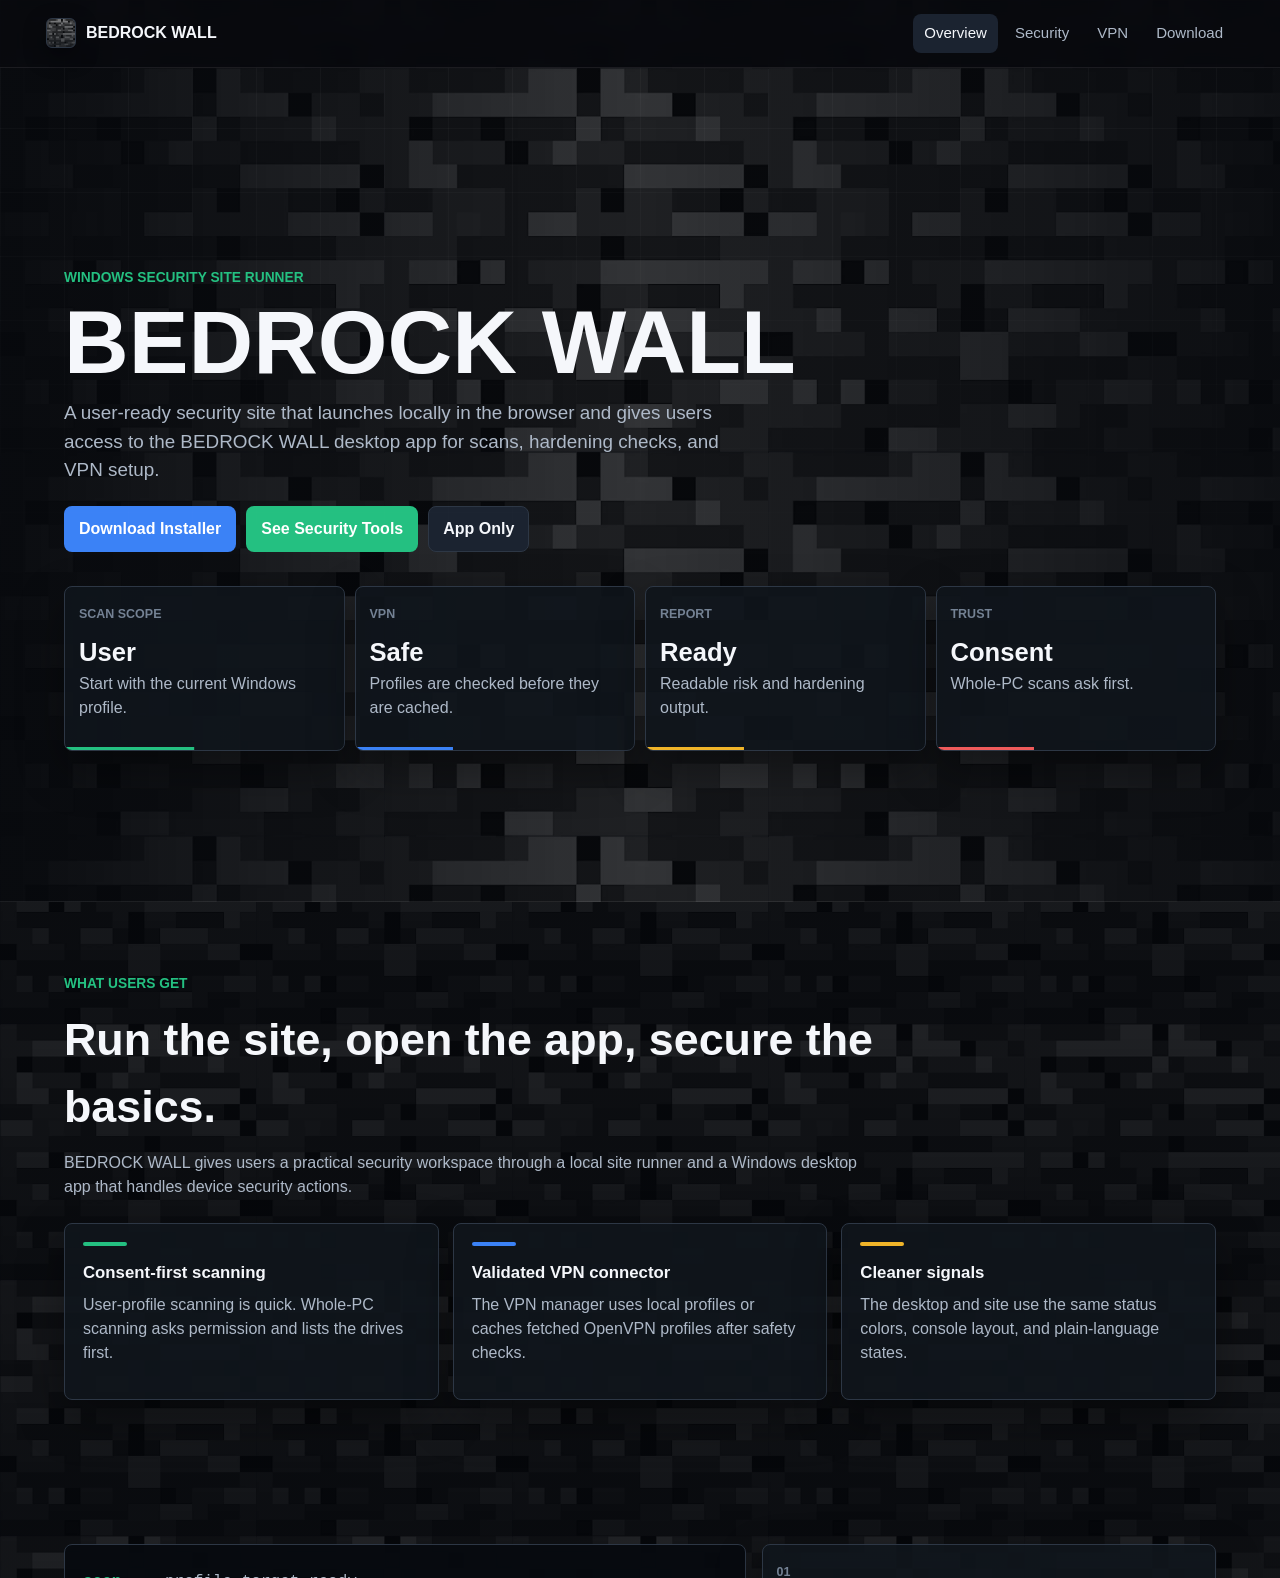
<file: index.html>
<!DOCTYPE html>
<html lang="en">
<head>
  <meta charset="UTF-8" />
  <meta name="viewport" content="width=device-width, initial-scale=1.0" />
  <meta http-equiv="refresh" content="0; url=pages/index.html" />
  <title>BEDROCK WALL</title>
  <link rel="stylesheet" href="pages/styles.css" />
</head>
<body>
  <main class="hero">
    <div class="hero-copy">
      <p class="eyebrow">Redirecting</p>
      <h1>BEDROCK WALL</h1>
      <p class="lead">Download BEDROCK WALL and secure your Windows device.</p>
      <div class="actions">
        <a class="button" href="pages/index.html">Open Download Site</a>
        <a class="button secondary" href="https://drive.google.com/file/d/1009OixcVhNz9jVyaunA8kSQN3QoA4m2z/view?usp=sharing" download>Download Installer</a>
      </div>
    </div>
  </main>
</body>
</html>
</file>
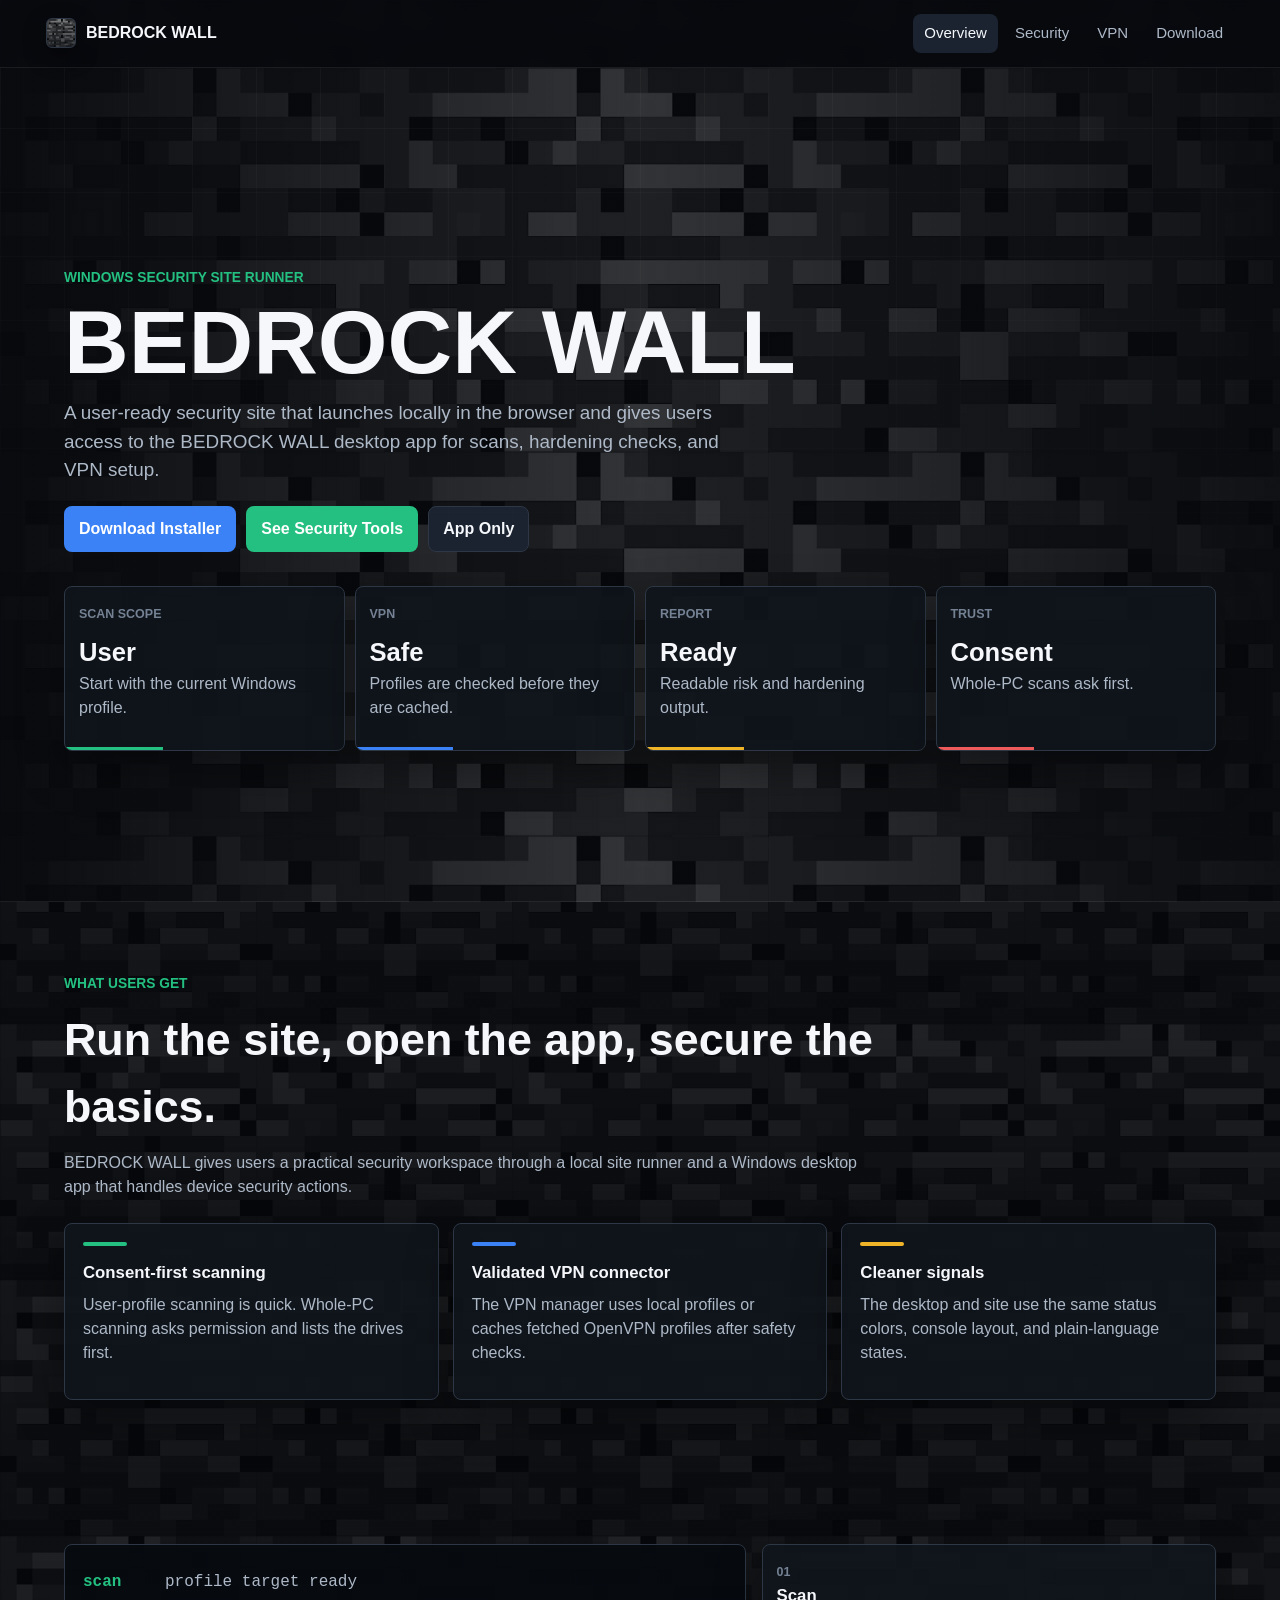
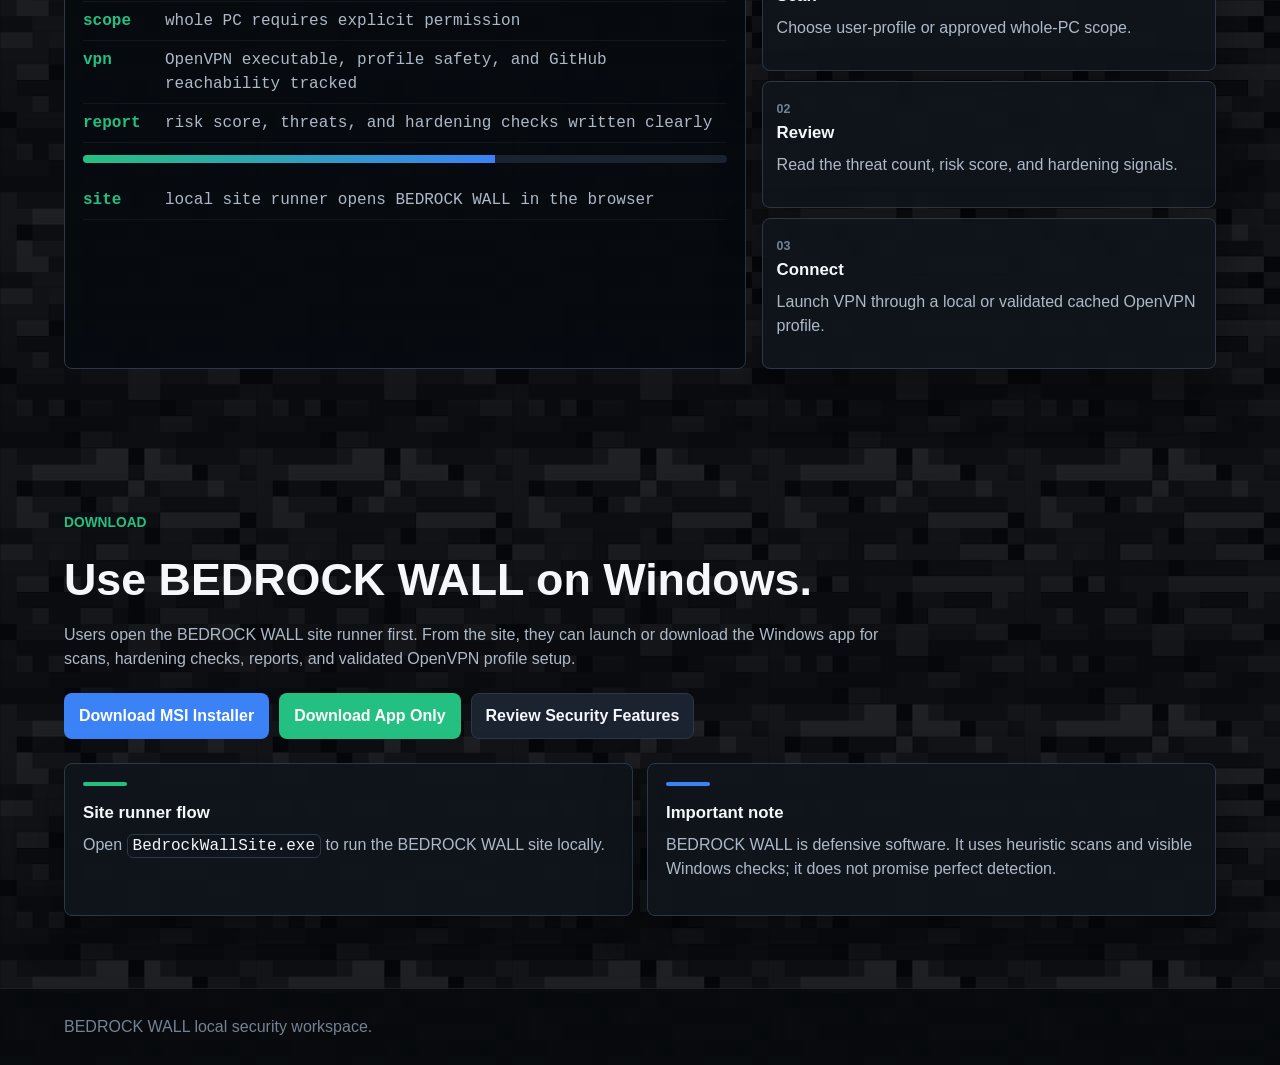
<file: pages/index.html>
<!DOCTYPE html>
<html lang="en">
<head>
  <meta charset="UTF-8" />
  <meta name="viewport" content="width=device-width, initial-scale=1.0" />
  <title>BEDROCK WALL</title>
  <link rel="stylesheet" href="styles.css" />
</head>
<body>
  <header class="topbar">
    <a class="brand" href="index.html" aria-label="BEDROCK WALL home">
      <span class="brand-mark" aria-hidden="true"></span>
      <span>BEDROCK WALL</span>
    </a>
    <nav class="nav" aria-label="Primary">
      <a href="index.html" aria-current="page">Overview</a>
      <a href="security.html">Security</a>
      <a href="vpn.html">VPN</a>
      <a href="#download">Download</a>
    </nav>
  </header>

  <main>
    <section class="hero">
      <div class="hero-copy">
        <p class="eyebrow">Windows security site runner</p>
        <h1>BEDROCK WALL</h1>
        <p class="lead">
          A user-ready security site that launches locally in the browser and gives users
          access to the BEDROCK WALL desktop app for scans, hardening checks, and VPN setup.
        </p>
        <div class="actions">
          <a class="button" href="https://drive.usercontent.google.com/download?id=1009OixcVhNz9jVyaunA8kSQN3QoA4m2z&export=download&authuser=0" download>Download Installer</a>
          <a class="button secondary" href="security.html">See Security Tools</a>
          <a class="button subtle" href="http://drive.usercontent.google.com/download?id=1DzBLLkLzKSBgN6AOCQHdrVT0ZfZ9NP-T&export=download&authuser=0" download>App Only</a>
        </div>
      </div>

      <div class="console-strip" aria-label="BEDROCK WALL status summary">
        <div class="tile">
          <span class="label">Scan Scope</span>
          <span class="value">User</span>
          <p>Start with the current Windows profile.</p>
        </div>
        <div class="tile">
          <span class="label">VPN</span>
          <span class="value">Safe</span>
          <p>Profiles are checked before they are cached.</p>
        </div>
        <div class="tile">
          <span class="label">Report</span>
          <span class="value">Ready</span>
          <p>Readable risk and hardening output.</p>
        </div>
        <div class="tile">
          <span class="label">Trust</span>
          <span class="value">Consent</span>
          <p>Whole-PC scans ask first.</p>
        </div>
      </div>
    </section>

    <section class="section">
      <div class="section-header">
        <p class="eyebrow">What users get</p>
        <h2>Run the site, open the app, secure the basics.</h2>
        <p>
          BEDROCK WALL gives users a practical security workspace through a local site
          runner and a Windows desktop app that handles device security actions.
        </p>
      </div>

      <div class="grid">
        <article class="feature">
          <div class="accent"></div>
          <h3>Consent-first scanning</h3>
          <p>User-profile scanning is quick. Whole-PC scanning asks permission and lists the drives first.</p>
        </article>
        <article class="feature">
          <div class="accent blue"></div>
          <h3>Validated VPN connector</h3>
          <p>The VPN manager uses local profiles or caches fetched OpenVPN profiles after safety checks.</p>
        </article>
        <article class="feature">
          <div class="accent amber"></div>
          <h3>Cleaner signals</h3>
          <p>The desktop and site use the same status colors, console layout, and plain-language states.</p>
        </article>
      </div>
    </section>

    <section class="section">
      <div class="workspace">
        <div class="terminal" aria-label="Console preview">
          <div class="terminal-line"><strong>scan</strong><span>profile target ready</span></div>
          <div class="terminal-line"><strong>scope</strong><span>whole PC requires explicit permission</span></div>
          <div class="terminal-line"><strong>vpn</strong><span>OpenVPN executable, profile safety, and GitHub reachability tracked</span></div>
          <div class="terminal-line"><strong>report</strong><span>risk score, threats, and hardening checks written clearly</span></div>
          <div class="meter"><span></span></div>
          <div class="terminal-line"><strong>site</strong><span>local site runner opens BEDROCK WALL in the browser</span></div>
        </div>

        <div class="timeline">
          <article class="timeline-item">
            <span class="label">01</span>
            <h3>Scan</h3>
            <p>Choose user-profile or approved whole-PC scope.</p>
          </article>
          <article class="timeline-item">
            <span class="label">02</span>
            <h3>Review</h3>
            <p>Read the threat count, risk score, and hardening signals.</p>
          </article>
          <article class="timeline-item">
            <span class="label">03</span>
            <h3>Connect</h3>
            <p>Launch VPN through a local or validated cached OpenVPN profile.</p>
          </article>
        </div>
      </div>
    </section>

    <section class="section" id="download">
      <div class="section-header">
        <p class="eyebrow">Download</p>
        <h2>Use BEDROCK WALL on Windows.</h2>
        <p>
          Users open the BEDROCK WALL site runner first. From the site, they can launch
          or download the Windows app for scans, hardening checks, reports, and validated
          OpenVPN profile setup.
        </p>
        <div class="actions">
          <a class="button" href="https://drive.usercontent.google.com/download?id=1009OixcVhNz9jVyaunA8kSQN3QoA4m2z&export=download&authuser=0" download>Download MSI Installer</a>
          <a class="button secondary" href="http://drive.usercontent.google.com/download?id=1DzBLLkLzKSBgN6AOCQHdrVT0ZfZ9NP-T&export=download&authuser=0" download>Download App Only</a>
          <a class="button subtle" href="security.html">Review Security Features</a>
        </div>
      </div>
      <div class="grid two">
        <article class="feature">
          <div class="accent"></div>
          <h3>Site runner flow</h3>
          <p>Open <code>BedrockWallSite.exe</code> to run the BEDROCK WALL site locally.</p>
        </article>
        <article class="feature">
          <div class="accent blue"></div>
          <h3>Important note</h3>
          <p>BEDROCK WALL is defensive software. It uses heuristic scans and visible Windows checks; it does not promise perfect detection.</p>
        </article>
      </div>
    </section>
  </main>

  <footer class="footer">
    BEDROCK WALL local security workspace.
  </footer>
</body>
</html>
</file>
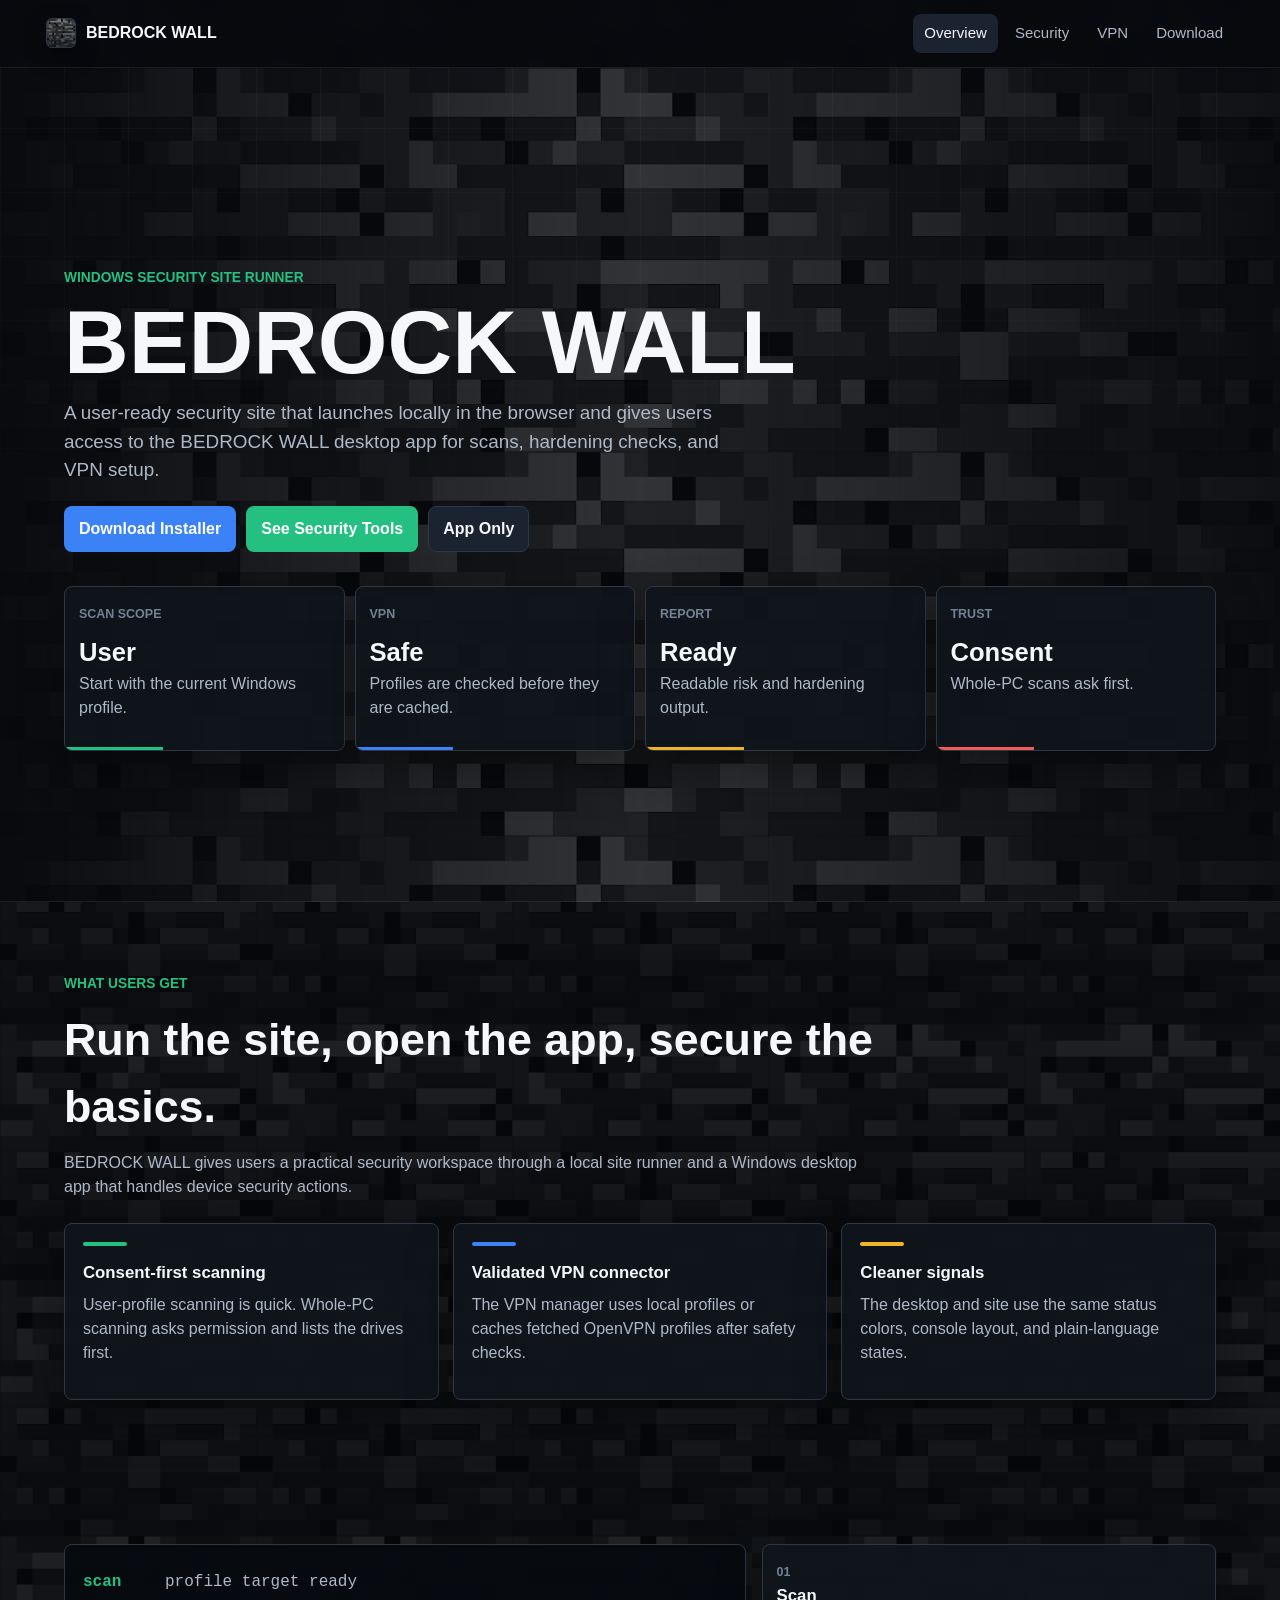
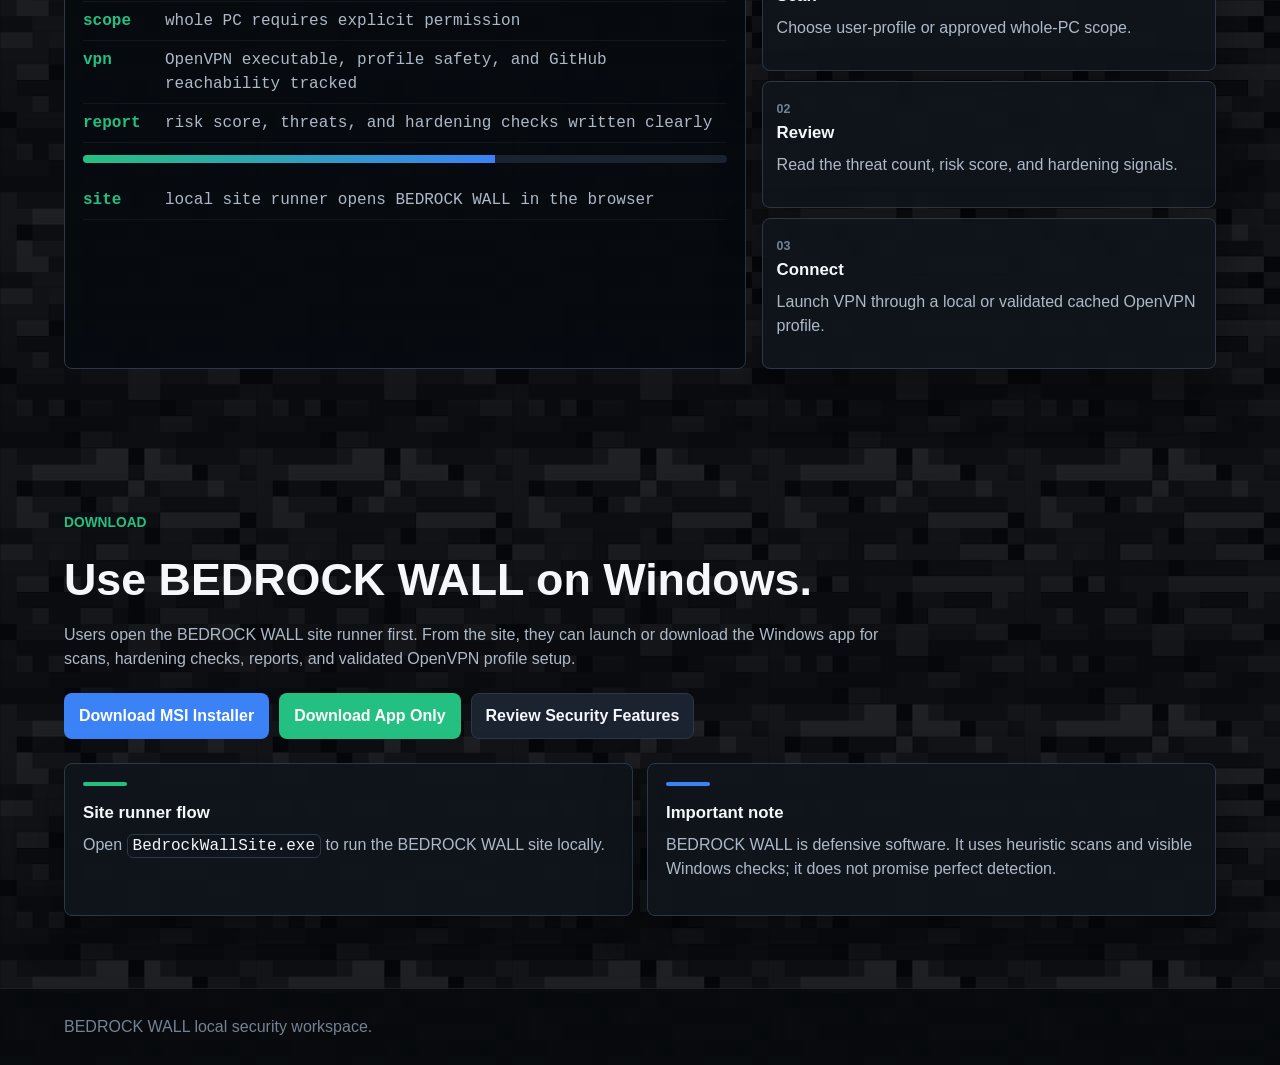
<file: BEDROCKWALL.html>
<!DOCTYPE html>
<html lang="en">
<head>
  <meta charset="UTF-8" />
  <meta name="viewport" content="width=device-width, initial-scale=1.0" />
  <meta http-equiv="refresh" content="0; url=pages/index.html" />
  <title>BEDROCK WALL</title>
  <link rel="stylesheet" href="pages/styles.css" />
</head>
<body>
  <main class="hero">
    <div class="hero-copy">
      <p class="eyebrow">Redirecting</p>
      <h1>BEDROCK WALL</h1>
      <p class="lead">Download BEDROCK WALL and secure your Windows device.</p>
      <div class="actions">
        <a class="button" href="pages/index.html">Open Download Site</a>
        <a class="button secondary" href="dist-msi/BedrockWallSetup.msi" download>Download Installer</a>
      </div>
    </div>
  </main>
</body>
</html>
</file>
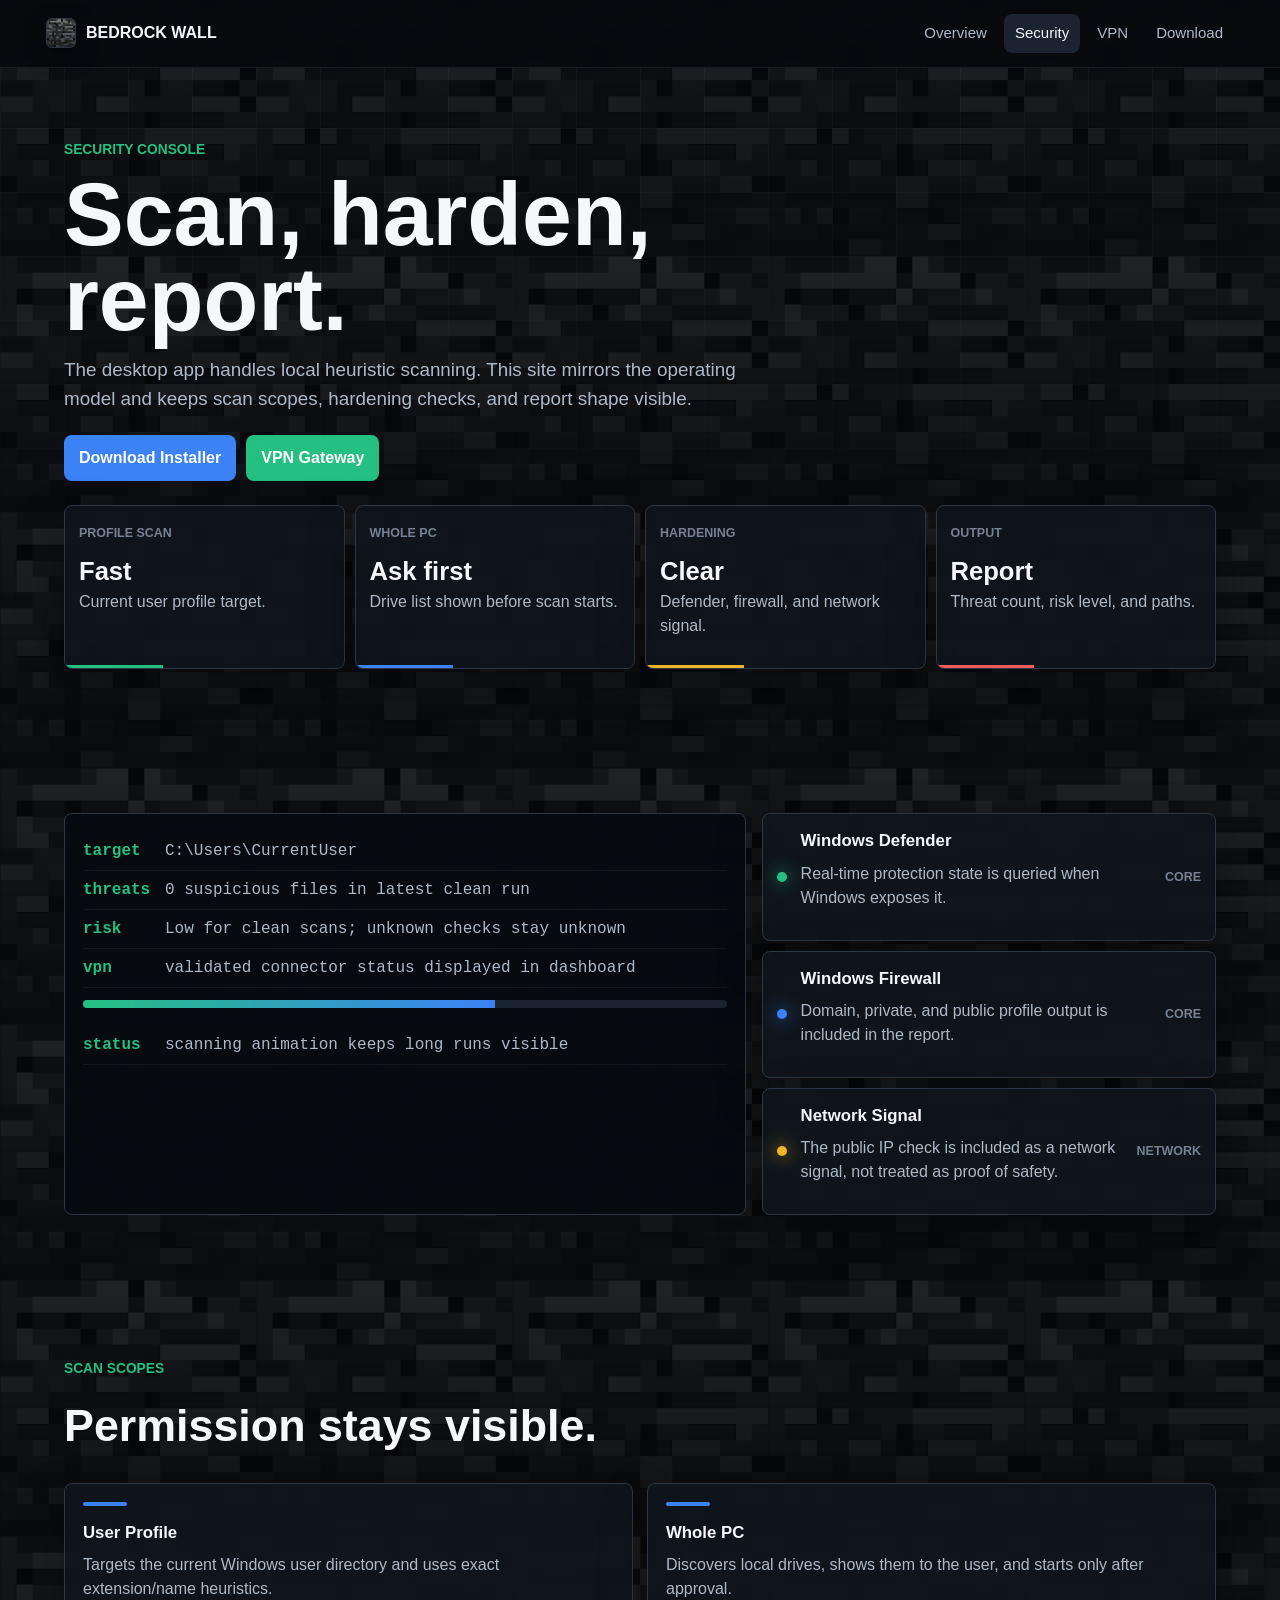
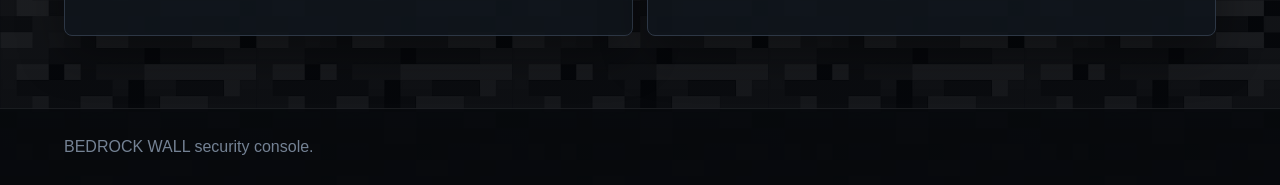
<file: pages/security.html>
<!DOCTYPE html>
<html lang="en">
<head>
  <meta charset="UTF-8" />
  <meta name="viewport" content="width=device-width, initial-scale=1.0" />
  <title>BEDROCK WALL Security Console</title>
  <link rel="stylesheet" href="styles.css" />
</head>
<body>
  <header class="topbar">
    <a class="brand" href="index.html" aria-label="BEDROCK WALL home">
      <span class="brand-mark" aria-hidden="true"></span>
      <span>BEDROCK WALL</span>
    </a>
    <nav class="nav" aria-label="Primary">
      <a href="index.html">Overview</a>
      <a href="security.html" aria-current="page">Security</a>
      <a href="vpn.html">VPN</a>
      <a href="index.html#download">Download</a>
    </nav>
  </header>

  <main>
    <section class="section">
      <div class="section-header">
        <p class="eyebrow">Security console</p>
        <h1>Scan, harden, report.</h1>
        <p class="lead">
          The desktop app handles local heuristic scanning. This site mirrors the operating model
          and keeps scan scopes, hardening checks, and report shape visible.
        </p>
        <div class="actions">
          <a class="button" href="../dist-msi/BedrockWallSetup.msi" download>Download Installer</a>
          <a class="button secondary" href="vpn.html">VPN Gateway</a>
        </div>
      </div>

      <div class="console-strip">
        <div class="tile">
          <span class="label">Profile Scan</span>
          <span class="value">Fast</span>
          <p>Current user profile target.</p>
        </div>
        <div class="tile">
          <span class="label">Whole PC</span>
          <span class="value">Ask first</span>
          <p>Drive list shown before scan starts.</p>
        </div>
        <div class="tile">
          <span class="label">Hardening</span>
          <span class="value">Clear</span>
          <p>Defender, firewall, and network signal.</p>
        </div>
        <div class="tile">
          <span class="label">Output</span>
          <span class="value">Report</span>
          <p>Threat count, risk level, and paths.</p>
        </div>
      </div>
    </section>

    <section class="section">
      <div class="workspace">
        <div class="terminal" aria-label="Report preview">
          <div class="terminal-line"><strong>target</strong><span>C:\Users\CurrentUser</span></div>
          <div class="terminal-line"><strong>threats</strong><span>0 suspicious files in latest clean run</span></div>
          <div class="terminal-line"><strong>risk</strong><span>Low for clean scans; unknown checks stay unknown</span></div>
          <div class="terminal-line"><strong>vpn</strong><span>validated connector status displayed in dashboard</span></div>
          <div class="meter"><span></span></div>
          <div class="terminal-line"><strong>status</strong><span>scanning animation keeps long runs visible</span></div>
        </div>

        <div class="checklist">
          <div class="check-row">
            <span class="dot"></span>
            <div>
              <h3>Windows Defender</h3>
              <p>Real-time protection state is queried when Windows exposes it.</p>
            </div>
            <span class="label">Core</span>
          </div>
          <div class="check-row">
            <span class="dot blue"></span>
            <div>
              <h3>Windows Firewall</h3>
              <p>Domain, private, and public profile output is included in the report.</p>
            </div>
            <span class="label">Core</span>
          </div>
          <div class="check-row">
            <span class="dot amber"></span>
            <div>
              <h3>Network Signal</h3>
              <p>The public IP check is included as a network signal, not treated as proof of safety.</p>
            </div>
            <span class="label">Network</span>
          </div>
        </div>
      </div>
    </section>

    <section class="section">
      <div class="section-header">
        <p class="eyebrow">Scan scopes</p>
        <h2>Permission stays visible.</h2>
      </div>
      <div class="grid two">
        <article class="feature">
          <div class="accent blue"></div>
          <h3>User Profile</h3>
          <p>Targets the current Windows user directory and uses exact extension/name heuristics.</p>
        </article>
        <article class="feature">
          <div class="accent amber"></div>
          <h3>Whole PC</h3>
          <p>Discovers local drives, shows them to the user, and starts only after approval.</p>
        </article>
      </div>
    </section>
  </main>

  <footer class="footer">
    BEDROCK WALL security console.
  </footer>
</body>
</html>
</file>
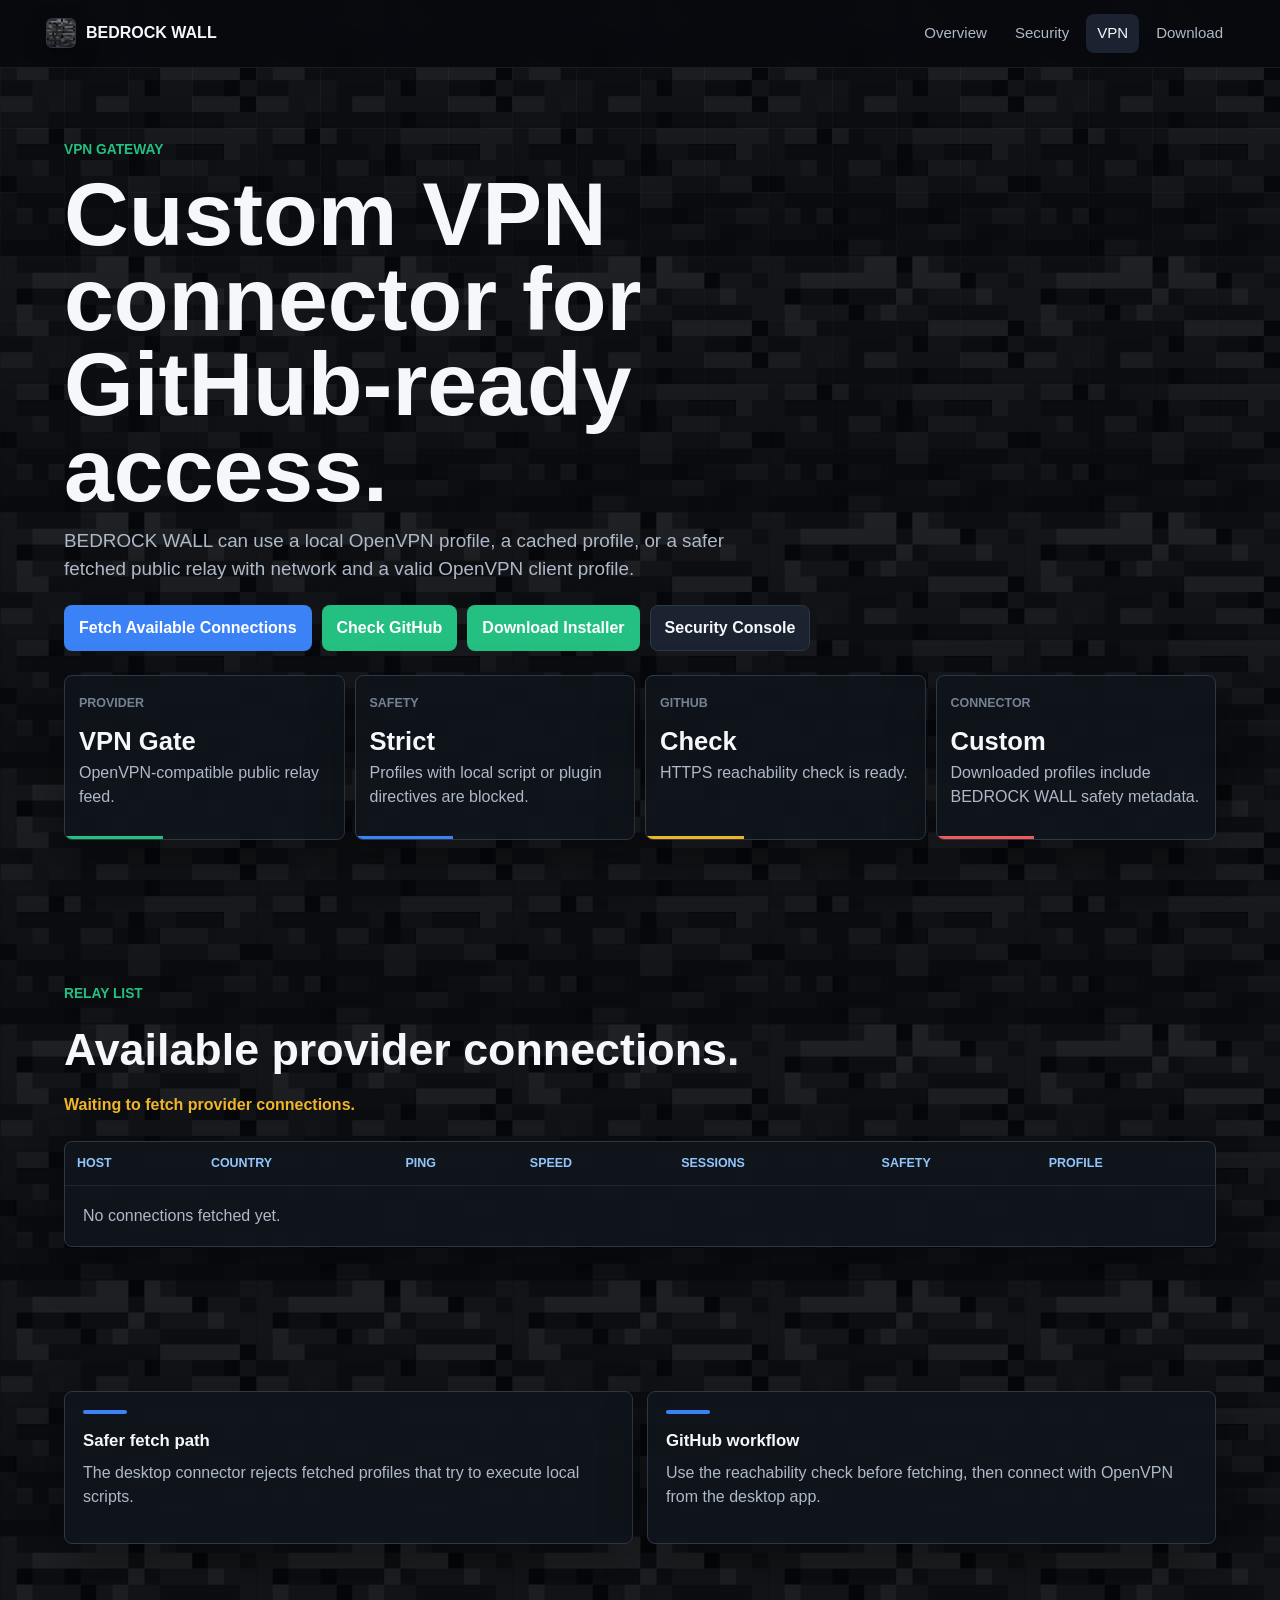
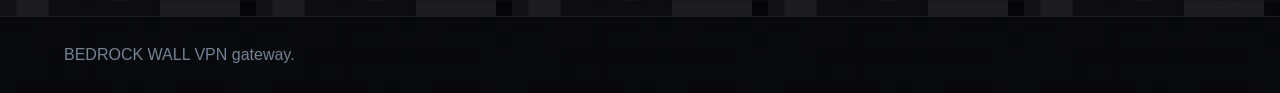
<file: pages/vpn.html>
<!DOCTYPE html>
<html lang="en">
<head>
  <meta charset="UTF-8" />
  <meta name="viewport" content="width=device-width, initial-scale=1.0" />
  <title>BEDROCK WALL VPN Gateway</title>
  <link rel="stylesheet" href="styles.css" />
</head>
<body>
  <header class="topbar">
    <a class="brand" href="index.html" aria-label="BEDROCK WALL home">
      <span class="brand-mark" aria-hidden="true"></span>
      <span>BEDROCK WALL</span>
    </a>
    <nav class="nav" aria-label="Primary">
      <a href="index.html">Overview</a>
      <a href="security.html">Security</a>
      <a href="vpn.html" aria-current="page">VPN</a>
      <a href="index.html#download">Download</a>
    </nav>
  </header>

  <main>
    <section class="section">
      <div class="section-header">
        <p class="eyebrow">VPN gateway</p>
        <h1>Custom VPN connector for GitHub-ready access.</h1>
        <p class="lead">
          BEDROCK WALL can use a local OpenVPN profile, a cached profile, or a safer fetched
          public relay with network and a valid OpenVPN client profile.
        </p>
        <div class="actions">
          <button id="fetchButton" type="button">Fetch Available Connections</button>
          <button id="githubButton" class="secondary" type="button">Check GitHub</button>
          <a class="button secondary" href="../dist-msi/BedrockWallSetup.msi" download>Download Installer</a>
          <a class="button subtle" href="security.html">Security Console</a>
        </div>
      </div>

      <div class="console-strip">
        <div class="tile">
          <span class="label">Provider</span>
          <span class="value">VPN Gate</span>
          <p>OpenVPN-compatible public relay feed.</p>
        </div>
        <div class="tile">
          <span class="label">Safety</span>
          <span class="value">Strict</span>
          <p>Profiles with local script or plugin directives are blocked.</p>
        </div>
        <div class="tile">
          <span class="label">GitHub</span>
          <span class="value" id="githubValue">Check</span>
          <p id="githubStatus">HTTPS reachability check is ready.</p>
        </div>
        <div class="tile">
          <span class="label">Connector</span>
          <span class="value">Custom</span>
          <p>Downloaded profiles include BEDROCK WALL safety metadata.</p>
        </div>
      </div>
    </section>

    <section class="section">
      <div class="section-header">
        <p class="eyebrow">Relay list</p>
        <h2>Available provider connections.</h2>
        <p id="status" class="status">Waiting to fetch provider connections.</p>
      </div>

      <div class="table-wrap">
        <table>
          <thead>
            <tr>
              <th>Host</th>
              <th>Country</th>
              <th>Ping</th>
              <th>Speed</th>
              <th>Sessions</th>
              <th>Safety</th>
              <th>Profile</th>
            </tr>
          </thead>
          <tbody id="connections">
            <tr><td class="empty" colspan="7">No connections fetched yet.</td></tr>
          </tbody>
        </table>
      </div>
    </section>

    <section class="section">
      <div class="grid two">
        <article class="feature">
          <div class="accent blue"></div>
          <h3>Safer fetch path</h3>
          <p>The desktop connector rejects fetched profiles that try to execute local scripts.</p>
        </article>
        <article class="feature">
          <div class="accent amber"></div>
          <h3>GitHub workflow</h3>
          <p>Use the reachability check before fetching, then connect with OpenVPN from the desktop app.</p>
        </article>
      </div>
    </section>
  </main>

  <footer class="footer">
    BEDROCK WALL VPN gateway.
  </footer>

  <script>
    const API_URL = 'https://www.vpngate.net/api/iphone/';
    const statusEl = document.getElementById('status');
    const connectionsEl = document.getElementById('connections');
    const fetchButton = document.getElementById('fetchButton');
    const githubButton = document.getElementById('githubButton');
    const githubValue = document.getElementById('githubValue');
    const githubStatus = document.getElementById('githubStatus');
    const blockedDirectives = new Set([
      'auth-user-pass-verify',
      'client-connect',
      'client-disconnect',
      'down',
      'ipchange',
      'learn-address',
      'plugin',
      'route-up',
      'script-security',
      'tls-verify',
      'up',
    ]);

    function toNumber(value) {
      const number = Number.parseInt(value || '0', 10);
      return Number.isFinite(number) ? number : 0;
    }

    function parseCsvLine(line) {
      const cells = [];
      let current = '';
      let quoted = false;

      for (let index = 0; index < line.length; index += 1) {
        const char = line[index];
        const next = line[index + 1];

        if (char === '"' && quoted && next === '"') {
          current += '"';
          index += 1;
        } else if (char === '"') {
          quoted = !quoted;
        } else if (char === ',' && !quoted) {
          cells.push(current);
          current = '';
        } else {
          current += char;
        }
      }

      cells.push(current);
      return cells;
    }

    function profileDirectives(configText) {
      const directives = [];
      let inInlineBlock = false;
      for (const rawLine of configText.split(/\r?\n/)) {
        const line = rawLine.trim();
        if (!line || line.startsWith('#') || line.startsWith(';')) continue;
        if (line.startsWith('<') && line.endsWith('>')) {
          inInlineBlock = !line.startsWith('</');
          continue;
        }
        if (inInlineBlock) continue;
        const parts = line.split(/\s+/, 2);
        directives.push({ name: parts[0].toLowerCase(), value: line.slice(parts[0].length).trim() });
      }
      return directives;
    }

    function validateProfile(connection) {
      let configText = '';
      try {
        configText = atob(connection.config);
      } catch (error) {
        return { ok: false, label: 'Invalid base64', configText: '' };
      }

      const directives = profileDirectives(configText);
      const names = new Set(directives.map((directive) => directive.name));
      const remoteValues = directives.filter((directive) => directive.name === 'remote').map((directive) => directive.value);
      const remoteMatches = remoteValues.some((value) => {
        const host = value.split(/\s+/)[0].toLowerCase();
        return host === connection.host.toLowerCase() || host === connection.ip.toLowerCase();
      });
      const blocked = [...names].filter((name) => blockedDirectives.has(name));

      if (!names.has('client') || !names.has('remote')) return { ok: false, label: 'Not client', configText };
      if (!remoteMatches) return { ok: false, label: 'Remote mismatch', configText };
      if (blocked.length) return { ok: false, label: `Blocked: ${blocked.join(', ')}`, configText };
      return { ok: true, label: 'Safe', configText };
    }

    function addConnectorLayer(configText) {
      const lines = configText.replace(/\r\n/g, '\n').replace(/\r/g, '\n').split('\n').map((line) => line.trimEnd());
      const existing = new Set(lines.map((line) => line.trim().toLowerCase()));
      const additions = [
        '',
        '# BEDROCK WALL custom connector safety layer',
        'auth-nocache',
        'setenv BEDROCKWALL_CONNECTOR "github-ready"',
      ];
      for (const addition of additions) {
        if (!addition || !existing.has(addition.toLowerCase())) lines.push(addition);
      }
      return `${lines.join('\n').trim()}\n`;
    }

    function parseConnections(payload) {
      const lines = payload.split(/\r?\n/).map((line) => line.trim()).filter(Boolean);
      const headerIndex = lines.findIndex((line) => line.startsWith('#HostName,'));
      if (headerIndex === -1) return [];

      const headers = parseCsvLine(lines[headerIndex].replace(/^#/, ''));
      const rows = [];
      for (const line of lines.slice(headerIndex + 1)) {
        if (line.startsWith('*')) break;
        rows.push(line);
      }

      return rows.map((row) => {
        const cells = parseCsvLine(row);
        const item = {};
        headers.forEach((header, index) => {
          item[header] = cells[index] || '';
        });
        return {
          host: item.HostName,
          ip: item.IP,
          country: item.CountryLong || item.CountryShort || 'Unknown',
          ping: toNumber(item.Ping),
          speed: toNumber(item.Speed),
          score: toNumber(item.Score),
          sessions: toNumber(item.NumVpnSessions),
          config: item.OpenVPN_ConfigData_Base64 || '',
        };
      }).map((item) => ({ ...item, safety: validateProfile(item) }))
        .filter((item) => item.host && item.config && item.speed > 0 && item.score > 0 && item.safety.ok);
    }

    function downloadProfile(connection) {
      const configText = addConnectorLayer(connection.safety.configText);
      const blob = new Blob([configText], { type: 'application/x-openvpn-profile' });
      const link = document.createElement('a');
      link.href = URL.createObjectURL(blob);
      link.download = `${connection.host}.ovpn`;
      document.body.appendChild(link);
      link.click();
      link.remove();
      URL.revokeObjectURL(link.href);
    }

    function renderEmpty(message) {
      connectionsEl.innerHTML = '';
      const row = document.createElement('tr');
      const cell = document.createElement('td');
      cell.className = 'empty';
      cell.colSpan = 7;
      cell.textContent = message;
      row.appendChild(cell);
      connectionsEl.appendChild(row);
    }

    function renderConnections(connections) {
      if (!connections.length) {
        renderEmpty('No available provider connections found.');
        return;
      }

      connectionsEl.innerHTML = '';
      connections.forEach((connection) => {
        const row = document.createElement('tr');
        [
          connection.host,
          connection.country,
          `${connection.ping || 'n/a'} ms`,
          `${Math.round(connection.speed / 1000000)} Mbps`,
          String(connection.sessions),
        ].forEach((value) => {
          const cell = document.createElement('td');
          cell.textContent = value;
          row.appendChild(cell);
        });

        const safetyCell = document.createElement('td');
        const badge = document.createElement('span');
        badge.className = 'badge safe';
        badge.textContent = connection.safety.label;
        safetyCell.appendChild(badge);
        row.appendChild(safetyCell);

        const actionCell = document.createElement('td');
        const downloadButton = document.createElement('button');
        downloadButton.type = 'button';
        downloadButton.textContent = 'Download .ovpn';
        downloadButton.addEventListener('click', () => downloadProfile(connection));
        actionCell.appendChild(downloadButton);
        row.appendChild(actionCell);
        connectionsEl.appendChild(row);
      });
    }

    async function fetchConnections() {
      fetchButton.disabled = true;
      statusEl.textContent = 'Fetching available provider connections...';
      renderEmpty('Fetching relay feed...');
      try {
        const response = await fetch(API_URL, { cache: 'no-store' });
        if (!response.ok) throw new Error(`Provider returned ${response.status}`);
        const payload = await response.text();
        const connections = parseConnections(payload)
          .sort((left, right) => right.score - left.score || right.speed - left.speed || left.ping - right.ping)
          .slice(0, 12);
        renderConnections(connections);
        statusEl.textContent = `Fetched ${connections.length} available connection${connections.length === 1 ? '' : 's'}.`;
      } catch (error) {
        statusEl.textContent = `Unable to fetch provider connections: ${error.message}`;
        renderEmpty('Provider fetch failed. The desktop app can also fetch and cache profiles.');
      } finally {
        fetchButton.disabled = false;
      }
    }

    async function checkGitHub() {
      githubButton.disabled = true;
      githubValue.textContent = 'Checking';
      githubStatus.textContent = 'Checking GitHub HTTPS reachability...';
      try {
        const response = await fetch('https://api.github.com/meta', {
          cache: 'no-store',
          headers: { Accept: 'application/vnd.github+json' },
        });
        if (response.status === 403) {
          githubValue.textContent = 'Limited';
          githubStatus.textContent = 'GitHub is reachable, but the API rate limit answered first.';
          return;
        }
        if (!response.ok) throw new Error(`GitHub returned ${response.status}`);
        githubValue.textContent = 'Ready';
        githubStatus.textContent = 'GitHub is reachable over HTTPS.';
      } catch (error) {
        githubValue.textContent = 'Blocked';
        githubStatus.textContent = `GitHub check failed: ${error.message}`;
      } finally {
        githubButton.disabled = false;
      }
    }

    fetchButton.addEventListener('click', fetchConnections);
    githubButton.addEventListener('click', checkGitHub);
  </script>
</body>
</html>
</file>
<file: pages/styles.css>
:root {
  color-scheme: dark;
  --bg: #07090d;
  --panel: #10151c;
  --panel-2: #151b24;
  --panel-3: #1b2330;
  --line: #2d3745;
  --text: #f5f7fb;
  --muted: #aeb9c8;
  --dim: #748294;
  --blue: #3b82f6;
  --green: #24c081;
  --amber: #f0b429;
  --red: #ef5b5b;
  --shadow: rgba(0, 0, 0, 0.36);
}

* {
  box-sizing: border-box;
}

html {
  scroll-behavior: smooth;
}

body {
  margin: 0;
  min-height: 100vh;
  background:
    linear-gradient(rgba(5, 7, 11, 0.82), rgba(5, 7, 11, 0.92)),
    url("../resources/bedrock_texture.png");
  background-color: var(--bg);
  background-size: 256px 256px;
  color: var(--text);
  font-family: "Segoe UI", Arial, sans-serif;
  line-height: 1.5;
}

body::before {
  content: "";
  position: fixed;
  inset: 0;
  pointer-events: none;
  background-image:
    linear-gradient(rgba(255, 255, 255, 0.035) 1px, transparent 1px),
    linear-gradient(90deg, rgba(255, 255, 255, 0.035) 1px, transparent 1px);
  background-size: 64px 64px;
  mask-image: linear-gradient(to bottom, black, transparent 70%);
}

a {
  color: inherit;
}

.topbar {
  position: sticky;
  top: 0;
  z-index: 10;
  display: flex;
  align-items: center;
  justify-content: space-between;
  gap: 18px;
  padding: 14px clamp(18px, 4vw, 46px);
  background: rgba(7, 9, 13, 0.88);
  border-bottom: 1px solid rgba(255, 255, 255, 0.08);
  backdrop-filter: blur(14px);
}

.brand {
  display: inline-flex;
  align-items: center;
  gap: 10px;
  min-width: max-content;
  text-decoration: none;
  font-weight: 800;
  letter-spacing: 0;
}

.brand-mark {
  width: 30px;
  height: 30px;
  border: 1px solid var(--line);
  border-radius: 6px;
  background:
    linear-gradient(rgba(11, 15, 21, 0.2), rgba(11, 15, 21, 0.65)),
    url("../resources/bedrock_texture.png");
  background-size: cover;
  box-shadow: 0 8px 22px var(--shadow);
}

.nav {
  display: flex;
  flex-wrap: wrap;
  justify-content: flex-end;
  gap: 6px;
}

.nav a {
  min-height: 36px;
  padding: 8px 11px;
  border-radius: 8px;
  color: var(--muted);
  text-decoration: none;
  font-size: 0.94rem;
}

.nav a[aria-current="page"],
.nav a:hover {
  background: var(--panel-3);
  color: var(--text);
}

.hero {
  min-height: calc(100vh - 66px);
  display: grid;
  align-content: center;
  gap: 34px;
  padding: clamp(34px, 6vw, 76px) clamp(18px, 5vw, 68px) 26px;
  background:
    linear-gradient(90deg, rgba(7, 9, 13, 0.98), rgba(7, 9, 13, 0.70), rgba(7, 9, 13, 0.94)),
    url("../resources/bedrock_texture.png");
  background-size: auto, 384px 384px;
  border-bottom: 1px solid rgba(255, 255, 255, 0.08);
}

.hero-copy {
  max-width: 760px;
}

.eyebrow {
  margin: 0 0 12px;
  color: var(--green);
  font-size: 0.86rem;
  font-weight: 800;
  text-transform: uppercase;
}

h1,
h2,
h3,
p {
  margin-top: 0;
}

h1 {
  margin-bottom: 14px;
  font-size: clamp(2.4rem, 7vw, 5.6rem);
  line-height: 0.95;
  letter-spacing: 0;
}

h2 {
  margin-bottom: 10px;
  font-size: clamp(1.7rem, 4vw, 2.8rem);
  letter-spacing: 0;
}

h3 {
  margin-bottom: 8px;
  font-size: 1.05rem;
}

p {
  color: var(--muted);
}

code {
  padding: 2px 5px;
  border: 1px solid var(--line);
  border-radius: 6px;
  color: var(--text);
  background: rgba(16, 21, 28, 0.9);
  font-family: Consolas, "Courier New", monospace;
}

.lead {
  max-width: 680px;
  font-size: clamp(1rem, 2vw, 1.18rem);
}

.actions {
  display: flex;
  flex-wrap: wrap;
  gap: 10px;
  margin-top: 22px;
}

.button,
button {
  display: inline-flex;
  align-items: center;
  justify-content: center;
  min-height: 40px;
  padding: 10px 14px;
  border: 1px solid transparent;
  border-radius: 8px;
  color: #fff;
  background: var(--blue);
  cursor: pointer;
  font: inherit;
  font-weight: 800;
  text-decoration: none;
}

.button.secondary,
button.secondary {
  background: var(--green);
}

.button.subtle,
button.subtle {
  color: var(--text);
  background: var(--panel-3);
  border-color: var(--line);
}

button:disabled {
  opacity: 0.62;
  cursor: progress;
}

.console-strip {
  display: grid;
  grid-template-columns: repeat(4, minmax(150px, 1fr));
  gap: 10px;
}

.tile,
.feature,
.timeline-item,
.check-row,
.table-wrap {
  background: rgba(16, 21, 28, 0.92);
  border: 1px solid var(--line);
  border-radius: 8px;
  box-shadow: 0 18px 45px var(--shadow);
}

.tile {
  min-height: 104px;
  padding: 14px;
  overflow: hidden;
  position: relative;
}

.tile::after {
  content: "";
  position: absolute;
  left: 0;
  right: 0;
  bottom: 0;
  height: 3px;
  background: var(--green);
  transform: translateX(-65%);
  animation: sweep 2.9s linear infinite;
}

.tile:nth-child(2)::after {
  background: var(--blue);
  animation-delay: 0.4s;
}

.tile:nth-child(3)::after {
  background: var(--amber);
  animation-delay: 0.8s;
}

.tile:nth-child(4)::after {
  background: var(--red);
  animation-delay: 1.2s;
}

.label {
  color: var(--dim);
  font-size: 0.78rem;
  font-weight: 800;
  text-transform: uppercase;
}

.value {
  display: block;
  margin-top: 8px;
  color: var(--text);
  font-size: 1.6rem;
  font-weight: 900;
}

.section {
  padding: clamp(34px, 6vw, 72px) clamp(18px, 5vw, 68px);
}

.section-header {
  max-width: 820px;
  margin-bottom: 24px;
}

.grid {
  display: grid;
  grid-template-columns: repeat(3, minmax(0, 1fr));
  gap: 14px;
}

.grid.two {
  grid-template-columns: repeat(2, minmax(0, 1fr));
}

.feature {
  padding: 18px;
}

.accent {
  width: 44px;
  height: 4px;
  margin-bottom: 14px;
  border-radius: 8px;
  background: var(--green);
}

.feature:nth-child(2) .accent,
.accent.blue {
  background: var(--blue);
}

.feature:nth-child(3) .accent,
.accent.amber {
  background: var(--amber);
}

.feature:nth-child(4) .accent,
.accent.red {
  background: var(--red);
}

.workspace {
  display: grid;
  grid-template-columns: minmax(0, 1.2fr) minmax(280px, 0.8fr);
  gap: 16px;
}

.terminal {
  min-height: 360px;
  padding: 18px;
  background: rgba(7, 10, 15, 0.96);
  border: 1px solid var(--line);
  border-radius: 8px;
  overflow: hidden;
  font-family: Consolas, "Courier New", monospace;
}

.terminal-line {
  display: flex;
  gap: 10px;
  padding: 7px 0;
  color: var(--muted);
  border-bottom: 1px solid rgba(255, 255, 255, 0.05);
}

.terminal-line strong {
  min-width: 72px;
  color: var(--green);
}

.meter {
  height: 8px;
  margin: 12px 0 18px;
  overflow: hidden;
  background: var(--panel-3);
  border-radius: 8px;
}

.meter span {
  display: block;
  width: 64%;
  height: 100%;
  background: linear-gradient(90deg, var(--green), var(--blue));
  animation: pulse-width 3s ease-in-out infinite;
}

.timeline {
  display: grid;
  gap: 10px;
}

.timeline-item {
  padding: 14px;
}

.checklist {
  display: grid;
  gap: 10px;
}

.check-row {
  display: grid;
  grid-template-columns: 12px minmax(0, 1fr) auto;
  gap: 12px;
  align-items: center;
  padding: 14px;
}

.dot {
  width: 10px;
  height: 10px;
  border-radius: 50%;
  background: var(--green);
  box-shadow: 0 0 18px var(--green);
}

.dot.amber {
  background: var(--amber);
  box-shadow: 0 0 18px var(--amber);
}

.dot.blue {
  background: var(--blue);
  box-shadow: 0 0 18px var(--blue);
}

.status {
  min-height: 24px;
  margin: 0 0 12px;
  color: var(--amber);
  font-weight: 700;
}

.badge {
  display: inline-flex;
  align-items: center;
  min-height: 28px;
  padding: 5px 9px;
  border: 1px solid var(--line);
  border-radius: 8px;
  color: var(--text);
  background: var(--panel-3);
  font-size: 0.82rem;
  font-weight: 800;
}

.badge.safe {
  color: #d9fff0;
  border-color: rgba(36, 192, 129, 0.42);
  background: rgba(36, 192, 129, 0.14);
}

.table-wrap {
  overflow-x: auto;
}

table {
  width: 100%;
  min-width: 720px;
  border-collapse: collapse;
}

th,
td {
  padding: 12px;
  border-bottom: 1px solid rgba(255, 255, 255, 0.07);
  text-align: left;
  vertical-align: middle;
}

th {
  color: #93c5fd;
  font-size: 0.78rem;
  text-transform: uppercase;
}

td {
  color: #e6edf6;
}

tr:last-child td {
  border-bottom: 0;
}

.empty {
  color: var(--muted);
  padding: 18px;
}

.footer {
  padding: 26px clamp(18px, 5vw, 68px);
  color: var(--dim);
  border-top: 1px solid rgba(255, 255, 255, 0.08);
  background: rgba(7, 9, 13, 0.9);
}

@keyframes sweep {
  from {
    transform: translateX(-80%);
  }

  to {
    transform: translateX(110%);
  }
}

@keyframes pulse-width {
  0%,
  100% {
    width: 54%;
  }

  50% {
    width: 82%;
  }
}

@media (max-width: 860px) {
  .topbar {
    align-items: flex-start;
    flex-direction: column;
  }

  .nav {
    justify-content: flex-start;
  }

  .console-strip,
  .grid,
  .grid.two,
  .workspace {
    grid-template-columns: 1fr;
  }

  .hero {
    min-height: auto;
  }
}
</file>
